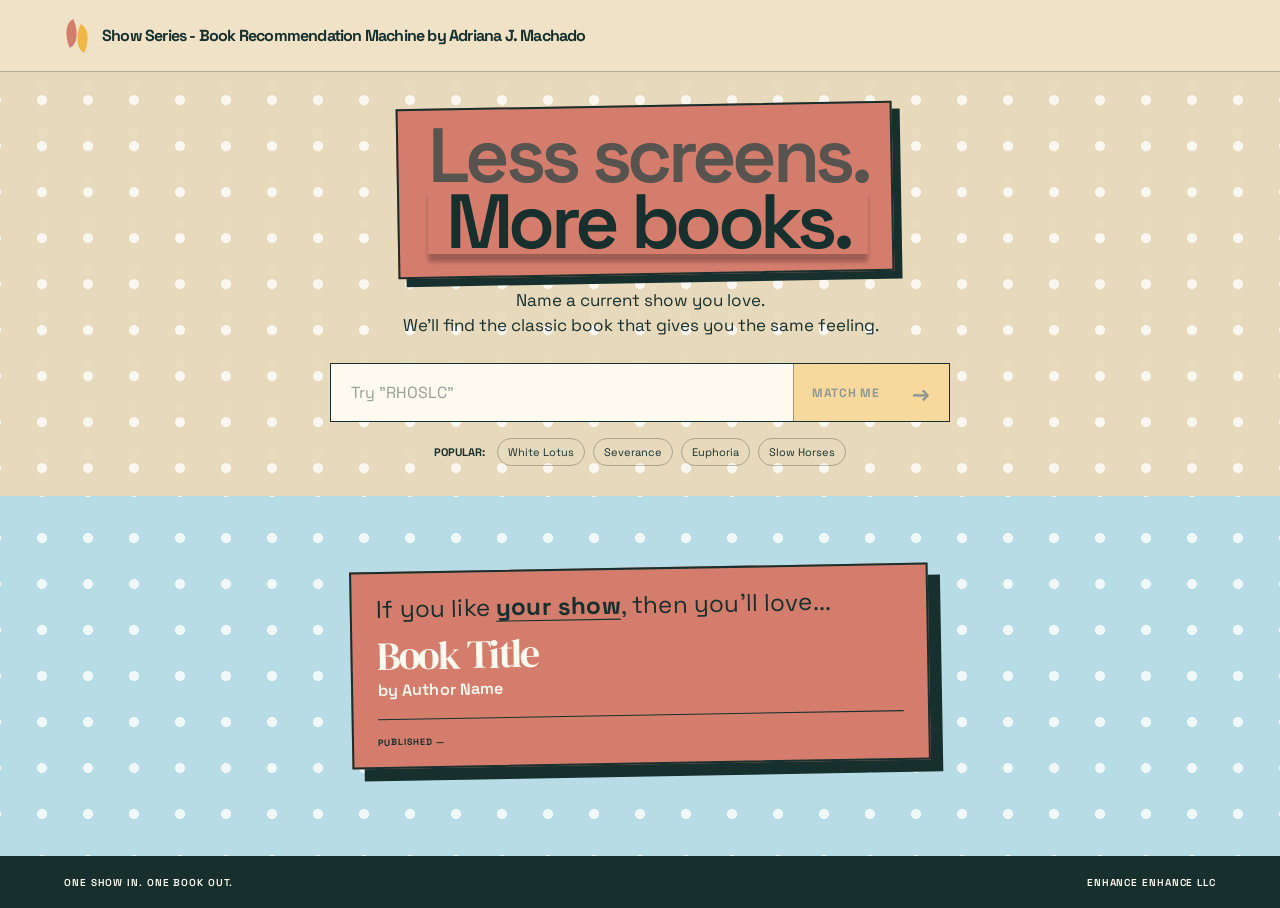
<file: index.html>
<!DOCTYPE html>
<meta charset="UTF-8" />
<meta http-equiv="refresh" content="0; url=code/" />
<title>Show Series — Book Recommendation Machine</title>
<a href="code/">Open the Book Recommendation Machine</a>
</file>
<file: code/styles.css>
@import url("https://fonts.googleapis.com/css2?family=DM+Serif+Display:ital@0;1&family=Space+Grotesk:wght@400;500;600;700&display=swap");

:root {
  --ink: #17302d;
  --paper: #f3ead7;
  --cream: #fffaf0;
  --gold: #f0b746;
  --gold-strong: #b8862b;
  --coral: #d47d6d;
  --muted-coral: #e2a393;
  --beige-panel: #e6d7b8;
  --header-beige: #efe2c7;
  --gray-title: #57534f;
  --blue: #85afba;
  --line: rgba(23, 48, 45, 0.3);
  font-family: "Space Grotesk", sans-serif;
  color: var(--ink);
  background: var(--paper);
  font-synthesis: none;
}

* {
  box-sizing: border-box;
}

html,
body,
#root {
  min-width: 320px;
  min-height: 100%;
  margin: 0;
}

body {
  background-color: var(--paper);
  background-image: radial-gradient(circle, rgba(255, 255, 255, 0.8) 5px, transparent 5px);
  background-size: 46px 46px;
  background-position: center;
}

button,
input {
  font: inherit;
}

button,
a {
  color: inherit;
}

a {
  text-decoration: none;
}

.app-shell {
  min-height: 100vh;
  display: grid;
  grid-template-rows: auto 1fr auto;
  background: transparent;
  background-image: none;
}

header {
  position: sticky;
  top: 0;
  z-index: 20;
  height: 72px;
  padding: 0 5vw;
  display: flex;
  align-items: center;
  justify-content: flex-end;
  gap: 24px;
  border-bottom: 1px solid var(--line);
  background: var(--header-beige);
  background-image: none;
}

header > p {
  margin: 0;
  font-size: 11px;
  font-weight: 700;
  letter-spacing: 0.12em;
  text-transform: uppercase;
  margin-left: auto;
}

.brand {
  margin-right: auto;
  display: flex;
  align-items: center;
  gap: 12px;
  font-size: 20px;
  font-weight: 700;
  letter-spacing: -0.04em;
}

.brand-title {
  font-size: 16px;
}

.mark {
  width: 26px;
  height: 30px;
  display: inline-flex;
  position: relative;
}

.mark span {
  width: 15px;
  height: 25px;
  position: absolute;
  top: 0;
  border-radius: 100% 0 100% 0;
  background: var(--coral);
  transform: rotate(-24deg);
}

.mark span:last-child {
  right: 0;
  top: 5px;
  background: var(--gold);
  transform: rotate(24deg) scaleX(-1);
}

.machine {
  min-height: auto;
  display: flex;
  flex-direction: column;
}

.intro-panel {
  min-height: auto;
  padding: 62px 6vw 30px;
  display: flex;
  flex-direction: column;
  justify-content: center;
  align-items: center;
  text-align: center;
  background: rgba(230, 215, 184, 0.9);
  background-image: radial-gradient(circle, rgba(255, 255, 255, 0.8) 5px, transparent 5px);
  background-size: 46px 46px;
  background-position: center;
}

.eyebrow {
  margin: 0 0 24px;
  font-size: 11px;
  font-weight: 700;
  letter-spacing: 0.14em;
  text-transform: uppercase;
}

.eyebrow::before {
  content: "";
  width: 40px;
  height: 2px;
  display: inline-block;
  margin-right: 12px;
  vertical-align: middle;
  background: var(--coral);
}

h1,
h2,
p {
  margin-top: 0;
}

h1 {
  width: fit-content;
  margin-bottom: 18px;
  padding: 12px 20px 16px 16px;
  position: relative;
  z-index: 0;
  font-size: clamp(52px, 6vw, 96px);
  font-weight: 600;
  line-height: 0.86;
  letter-spacing: -0.06em;
  text-align: center;
}

h1::before {
  content: "";
  position: absolute;
  inset: 0;
  z-index: -1;
  background: var(--coral);
  border: 2px solid var(--ink);
  box-shadow: 8px 8px 0 var(--ink);
  transform: rotate(-1deg);
}

.hero-heading {
  margin-top: -24px;
  padding-right: 0;
}

.heading-line {
  display: block;
}

.heading-line-primary {
  color: var(--gray-title);
}

.heading-line-secondary {
  --figma-make-local-effect-type: DROP_SHADOW;
  box-shadow: rgba(0, 0, 0, 0.25) 0 8px 4px 0;
}

.hero-heading::before {
  inset: -5px -25px -5px -15px;
}

h1 em,
h2 {
  font-family: "DM Serif Display", serif;
  font-weight: 400;
}

h1 em {
  color: var(--muted-coral);
}

.intro {
  max-width: 500px;
  margin-bottom: 26px;
  padding-left: 1px;
  font-size: 17px;
  line-height: 1.45;
  text-align: center;
}

.fg-inline-italic {
  font-style: italic;
}

form {
  max-width: 620px;
  width: min(100%, 620px);
}

label {
  display: block;
  margin-bottom: 10px;
  font-size: 11px;
  font-weight: 700;
  letter-spacing: 0.1em;
  text-transform: uppercase;
}

.input-row {
  display: flex;
  border: 1px solid var(--ink);
  background: var(--cream);
}

input {
  width: 100%;
  min-width: 0;
  padding: 18px 20px;
  border: 0;
  outline: 0;
  color: var(--ink);
  background: transparent;
  font-size: 16px;
}

input::placeholder {
  color: rgba(23, 48, 45, 0.45);
}

.input-row:focus-within {
  outline: 3px solid var(--blue);
  outline-offset: 4px;
}

.input-row button {
  min-width: 156px;
  padding: 0 18px;
  display: flex;
  align-items: center;
  justify-content: space-between;
  border: 0;
  border-left: 1px solid var(--ink);
  background: var(--gold);
  font-size: 12px;
  font-weight: 700;
  letter-spacing: 0.06em;
  text-transform: uppercase;
  cursor: pointer;
}

.input-row button span {
  font-size: 22px;
}

.input-row button:disabled {
  opacity: 0.48;
  cursor: not-allowed;
}

.suggestions {
  max-width: 620px;
  width: min(100%, 620px);
  margin-top: 16px;
  display: flex;
  align-items: center;
  justify-content: center;
  flex-wrap: wrap;
  gap: 8px;
}

.suggestions > span {
  margin-right: 4px;
  font-size: 11px;
  font-weight: 700;
  text-transform: uppercase;
}

.suggestions button {
  padding: 6px 10px;
  border: 1px solid var(--line);
  border-radius: 999px;
  background: transparent;
  font-size: 11px;
  cursor: pointer;
}

.suggestions button:hover {
  border-color: var(--ink);
  background: var(--cream);
}

.result-panel {
  flex: 1;
  min-height: 360px;
  padding: 0 6vw 12px;
  position: relative;
  display: grid;
  place-items: center;
  overflow: hidden;
  background: #b8dce6;
  background-image: radial-gradient(circle, rgba(255, 255, 255, 0.8) 5px, transparent 5px);
  background-size: 46px 46px;
  background-position: center;
}

.result-card {
  width: min(100%, 570px);
  min-height: auto;
  margin: -8px auto 0 auto;
  padding: 20px 24px 18px;
  position: relative;
  z-index: 2;
  display: flex;
  flex-direction: column;
  border: 2px solid var(--ink);
  box-shadow: 12px 12px 0 var(--ink);
  background: var(--coral);
  transform: rotate(1.5deg);
  transition: transform 300ms ease;
}

.book-icon {
  position: absolute;
  top: 24px;
  right: 24px;
  font-size: 2rem;
  line-height: 1;
  color: var(--cream);
  opacity: 0.9;
}

.result-card.fresh {
  transform: rotate(-1deg) scale(1.015);
}

.card-label {
  margin: 0 auto 0 auto;
  width: 100%;
  font-size: 11px;
  font-weight: 700;
  letter-spacing: 0.13em;
  text-transform: uppercase;
}

.result-copy {
  margin: 0 auto;
  width: 100%;
}

.result-copy > p {
  margin-bottom: 12px;
  font-size: clamp(18px, 1.9vw, 24px);
  line-height: 1.25;
}

.result-copy > p strong {
  text-decoration: underline;
  text-decoration-thickness: 1px;
  text-underline-offset: 5px;
}

h2 {
  max-width: 35ch;
  margin-bottom: 6px;
  color: var(--cream);
  font-size: clamp(2.2rem, 1.2vw + 1.5rem, 4rem);
  line-height: 0.92;
  letter-spacing: -0.045em;
}

.author {
  margin-bottom: 18px;
  color: var(--cream);
  font-size: 16px;
  font-weight: 600;
}

.reason {
  max-width: 390px;
  margin-bottom: 34px;
  padding-top: 22px;
  border-top: 1px solid rgba(255, 250, 240, 0.45);
  font-size: 14px;
  line-height: 1.5;
}

.card-footer {
  margin: 0 auto 0 auto;
  width: 100%;
  padding-top: 16px;
  display: flex;
  justify-content: space-between;
  border-top: 1px solid var(--ink);
  font-size: 9px;
  font-weight: 700;
  letter-spacing: 0.1em;
  text-transform: uppercase;
}

footer {
  min-height: 52px;
  padding: 12px 5vw;
  display: flex;
  align-items: center;
  justify-content: space-between;
  gap: 24px;
  color: var(--cream);
  background: var(--ink);
  font-size: 10px;
  font-weight: 600;
  letter-spacing: 0.09em;
  text-transform: uppercase;
}

button:focus-visible,
a:focus-visible {
  outline: 3px solid var(--gold);
  outline-offset: 3px;
}

@media (max-width: 920px) {
  .intro-panel {
    min-height: 660px;
  }

  .result-panel {
    min-height: 700px;
  }
}

@media (max-width: 560px) {
  header {
    height: 72px;
  }

  header > p {
    display: none;
  }

  .intro-panel {
    min-height: auto;
    padding: 64px 6vw 70px;
  }

  h1 {
    font-size: clamp(58px, 18vw, 82px);
  }

  .input-row {
    flex-direction: column;
  }

  .input-row button {
    min-height: 52px;
    border-top: 1px solid var(--ink);
    border-left: 0;
  }

  .result-panel {
    min-height: 650px;
    padding: 64px 7vw;
  }

  .result-card {
    min-height: auto;
    padding: 26px 22px 20px;
  }

  .book-icon {
    top: 18px;
    right: 18px;
    font-size: 1.6rem;
  }

  footer {
    align-items: flex-start;
    flex-direction: column;
  }
}

@media (prefers-reduced-motion: reduce) {
  * {
    transition-duration: 0.01ms !important;
  }
}
</file>
